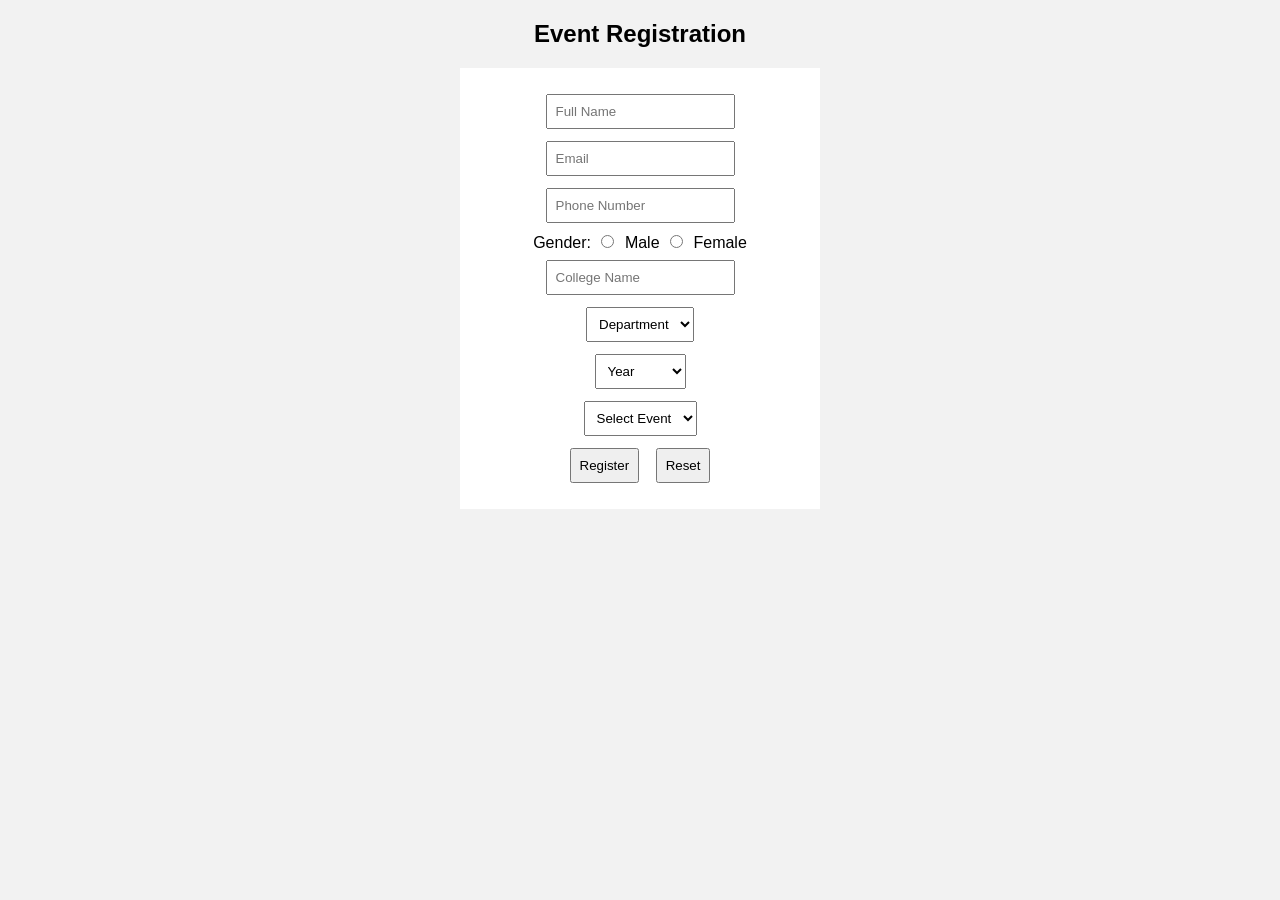
<file: exp-5/index.html>
<!DOCTYPE html>
<html>
<head>
    <title>Event Registration</title>
    <link rel="stylesheet" href="style.css">
</head>
<body>
    <h2>Event Registration</h2>

    <form id="form">
        <input id="name" placeholder="Full Name" required><br>
        <input id="email" type="email" placeholder="Email" required><br>
        <input id="phone" placeholder="Phone Number" required><br>

        Gender:
        <input type="radio" name="gender" value="Male" required> Male
        <input type="radio" name="gender" value="Female"> Female<br>

        <input id="college" placeholder="College Name" required><br>

        <select id="dept" required>
            <option value="">Department</option>
            <option>CSE</option>
            <option>ECE</option>
            <option>IT</option>
        </select><br>

        <select id="year" required>
            <option value="">Year</option>
            <option>1st Year</option>
            <option>2nd Year</option>
            <option>3rd Year</option>
            <option>4th Year</option>
        </select><br>

        <select id="event" required>
            <option value="">Select Event</option>
            <option>Hackathon</option>
            <option>Workshop</option>
            <option>Quiz</option>
        </select><br>

        <button type="submit">Register</button>
        <button type="reset">Reset</button>
    </form>

    <p id="error"></p>
    <div id="result"></div>

    <script src="script.js"></script>
</body>
</html>
</file>
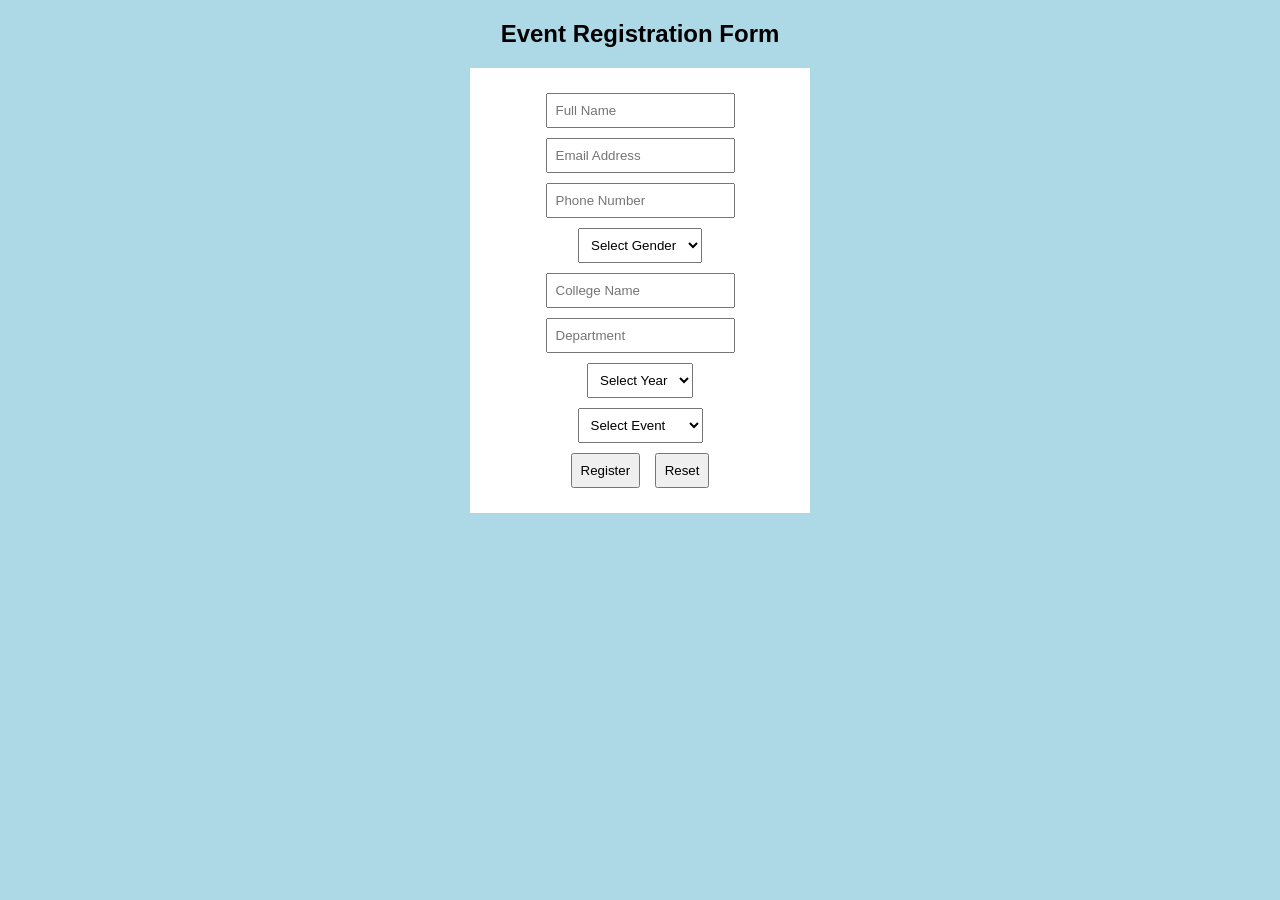
<file: exp1/index.html>
<!DOCTYPE html>
<html>
<head>
    <title>Event Registration</title>

    <link rel="stylesheet" href="style.css">
</head>

<body>

<h2>Event Registration Form</h2>

<form id="myForm">
    <input type="text" id="name" placeholder="Full Name"><br>
    <input type="text" id="email" placeholder="Email Address"><br>
    <input type="text" id="phone" placeholder="Phone Number"><br>

    <select id="gender">
        <option value="">Select Gender</option>
        <option>Male</option>
        <option>Female</option>
        <option>Other</option>
    </select><br>

    <input type="text" id="college" placeholder="College Name"><br>
    <input type="text" id="dept" placeholder="Department"><br>

    <select id="year">
        <option value="">Select Year</option>
        <option>1st Year</option>
        <option>2nd Year</option>
        <option>3rd Year</option>
        <option>4th Year</option>
    </select><br>

    <select id="event">
        <option value="">Select Event</option>
        <option>Hackathon</option>
        <option>Workshop</option>
        <option>Technical Quiz</option>
    </select><br>

    <button type="submit">Register</button>
    <button type="reset">Reset</button>
</form>

<p id="error"></p>
<p id="result"></p>


</body>
<script src="script.js"></script>
</html>
</file>
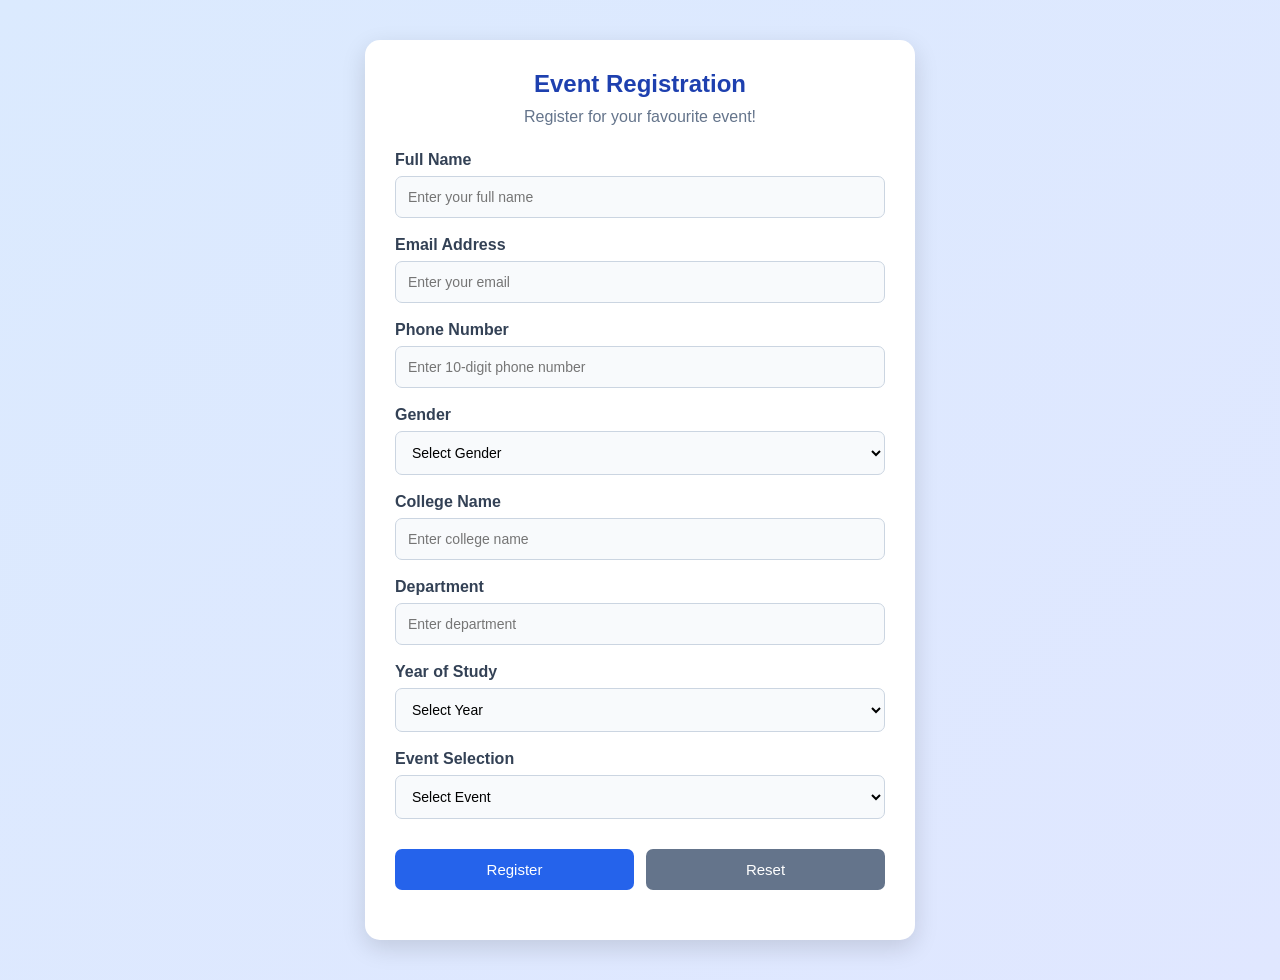
<file: exp_5/index.html>
<!DOCTYPE html>
<html>
<head>
    <title>Event Registration</title>
    <link rel="stylesheet" href="style.css">
</head>
<body>

<div class="container">
    <h2>Event Registration</h2>
    <p class="subtitle">Register for your favourite event!</p>

    <form id="form">
        <label>Full Name</label>
        <input type="text" id="name" placeholder="Enter your full name">

        <label>Email Address</label>
        <input type="text" id="email" placeholder="Enter your email">

        <label>Phone Number</label>
        <input type="text" id="phone" placeholder="Enter 10-digit phone number">

        <label>Gender</label>
        <select id="gender">
            <option value="">Select Gender</option>
            <option>Male</option>
            <option>Female</option>
            <option>Other</option>
        </select>

        <label>College Name</label>
        <input type="text" id="college" placeholder="Enter college name">

        <label>Department</label>
        <input type="text" id="dept" placeholder="Enter department">

        <label>Year of Study</label>
        <select id="year">
            <option value="">Select Year</option>
            <option>1st Year</option>
            <option>2nd Year</option>
            <option>3rd Year</option>
            <option>4th Year</option>
        </select>

        <label>Event Selection</label>
        <select id="event">
            <option value="">Select Event</option>
            <option>Hackathon</option>
            <option>Workshop</option>
            <option>Technical Quiz</option>
            <option>Paper Presentation</option>
        </select>

        <p id="error"></p>

        <div class="buttons">
            <button type="submit">Register</button>
            <button type="reset" class="reset">Reset</button>
        </div>
    </form>

    <div id="result"></div>
</div>

<script src="script.js"></script>
</body>
</html>
</file>
<file: exp-5/style.css>
body {
    text-align: center;
    font-family: Arial;
    background: #f2f2f2;
}

form {
    margin: auto;
    width: 320px;
    padding: 20px;
    background: white;
}

input, select, button {
    margin: 6px;
    padding: 8px;
}

#error { color: red; }
#result { color: green; }
</file>
<file: exp1/style.css>
body {
            font-family: Arial;
            text-align: center;
            background-color: lightblue;
        }

        form {
            background-color: white;
            width: 300px;
            margin: auto;
            padding: 20px;
        }

        input, select, button {
            margin: 5px;
            padding: 8px;
        }

        #result {
            color: green;
        }

        #error {
            color: red;
        }
</file>
<file: exp_5/style.css>
* {
    margin: 0;
    padding: 0;
    box-sizing: border-box;
}

body {
    font-family: Arial, sans-serif;
    background: linear-gradient(135deg, #dbeafe, #e0e7ff);
    min-height: 100vh;
    padding: 40px 15px;
}

.container {
    background: white;
    max-width: 550px;
    margin: auto;
    padding: 30px;
    border-radius: 15px;
    box-shadow: 0 8px 25px #0002;
}

h2 {
    text-align: center;
    color: #1e40af;
    margin-bottom: 10px;
}

.subtitle {
    text-align: center;
    color: #64748b;
    margin-bottom: 25px;
}

label {
    display: block;
    margin-bottom: 7px;
    color: #334155;
    font-weight: bold;
}

input, select {
    width: 100%;
    padding: 12px;
    margin-bottom: 18px;
    border: 1px solid #cbd5e1;
    border-radius: 7px;
    font-size: 14px;
    background: #f8fafc;
}

input:focus, select:focus {
    outline: none;
    border-color: #2563eb;
}

.buttons {
    display: flex;
    gap: 12px;
    margin-top: 10px;
}

button {
    flex: 1;
    padding: 12px;
    border: none;
    border-radius: 7px;
    background: #2563eb;
    color: white;
    font-size: 15px;
    cursor: pointer;
}

button:hover {
    background: #1e40af;
}

.reset {
    background: #64748b;
}

.reset:hover {
    background: #475569;
}

#error {
    color: red;
    margin-bottom: 12px;
}

#result {
    margin-top: 20px;
    color: green;
    line-height: 1.8;
    overflow-wrap: anywhere;
}

@media (max-width: 600px) {
    .container {
        padding: 20px;
    }
}
</file>
